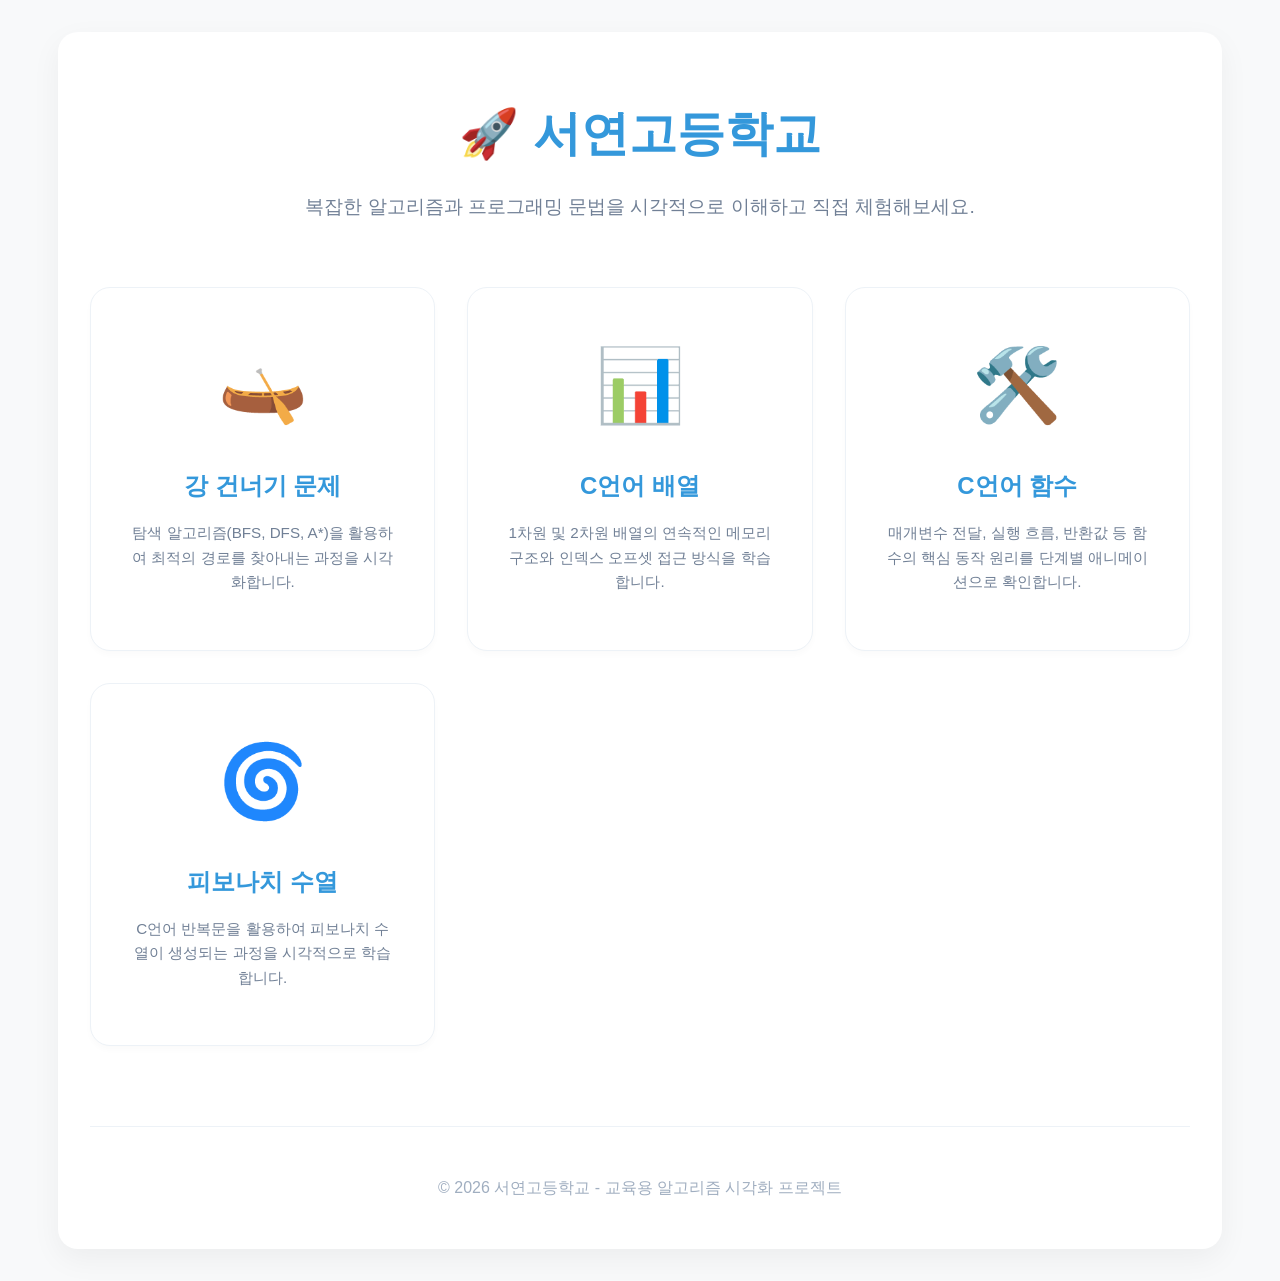
<file: index.html>
<!DOCTYPE html>
<html lang="ko">
<head>
    <meta charset="UTF-8">
    <meta name="viewport" content="width=device-width, initial-scale=1.0">
    <title>서연고등학교 - 알고리즘 및 문법 시각화 학습</title>
    <link rel="stylesheet" href="style.css">
</head>
<body>
    <div class="container">
        <header class="home-header" style="text-align: center; margin-bottom: 4rem;">
            <h1 style="font-size: 3rem; color: var(--primary-color); margin-bottom: 1rem;">🚀 서연고등학교</h1>
            <p style="font-size: 1.2rem; color: #718096;">복잡한 알고리즘과 프로그래밍 문법을 시각적으로 이해하고 직접 체험해보세요.</p>
        </header>

        <div class="project-grid">
            <!-- 1. 강 건너기 문제 -->
            <a href="river.html" class="project-card">
                <span class="card-icon">🛶</span>
                <h3>강 건너기 문제</h3>
                <p>탐색 알고리즘(BFS, DFS, A*)을 활용하여 최적의 경로를 찾아내는 과정을 시각화합니다.</p>
            </a>

            <!-- 2. C언어 배열 시각화 -->
            <a href="array.html" class="project-card">
                <span class="card-icon">📊</span>
                <h3>C언어 배열</h3>
                <p>1차원 및 2차원 배열의 연속적인 메모리 구조와 인덱스 오프셋 접근 방식을 학습합니다.</p>
            </a>

            <!-- 3. C언어 함수 문법 -->
            <a href="function.html" class="project-card">
                <span class="card-icon">🛠️</span>
                <h3>C언어 함수</h3>
                <p>매개변수 전달, 실행 흐름, 반환값 등 함수의 핵심 동작 원리를 단계별 애니메이션으로 확인합니다.</p>
            </a>

            <!-- 4. 피보나치 수열 시각화 -->
            <a href="fibonacci.html" class="project-card">
                <span class="card-icon">🌀</span>
                <h3>피보나치 수열</h3>
                <p>C언어 반복문을 활용하여 피보나치 수열이 생성되는 과정을 시각적으로 학습합니다.</p>
            </a>
        </div>

        <footer style="text-align: center; margin-top: 5rem; color: #a0aec0; border-top: 1px solid #edf2f7; padding-top: 2rem;">
            <p>&copy; 2026 서연고등학교 - 교육용 알고리즘 시각화 프로젝트</p>
        </footer>
    </div>
</body>
</html>
</file>
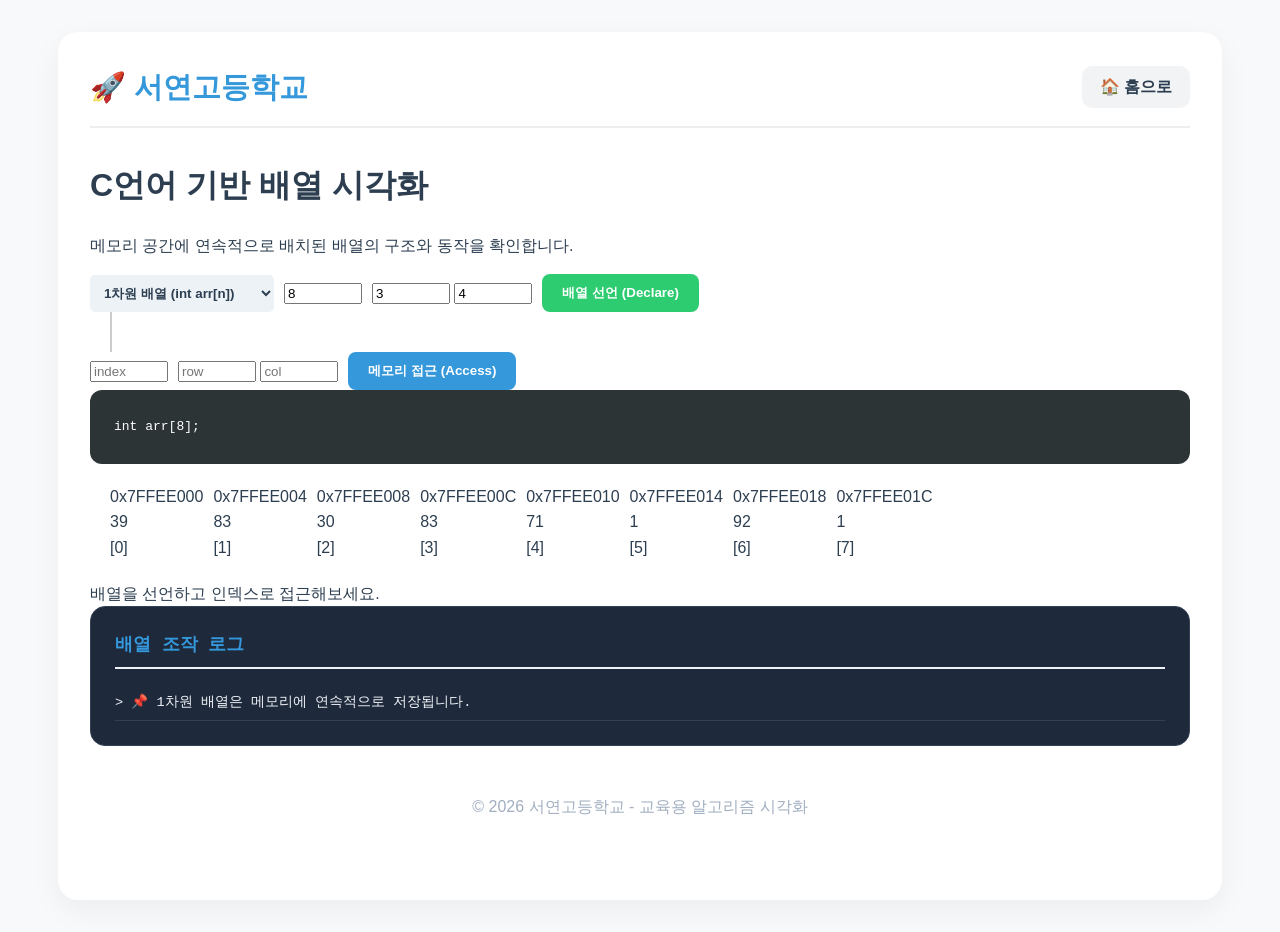
<file: array.html>
<!DOCTYPE html>
<html lang="ko">
<head>
    <meta charset="UTF-8">
    <meta name="viewport" content="width=device-width, initial-scale=1.0">
    <title>C언어 배열 시각화 - 서연고등학교</title>
    <link rel="stylesheet" href="style.css">
</head>
<body>
    <div class="container">
        <nav class="main-nav">
            <a href="index.html" class="nav-brand">🚀 서연고등학교</a>
            <a href="index.html" class="home-btn">🏠 홈으로</a>
        </nav>

        <header>
            <h1>C언어 기반 배열 시각화</h1>
            <p>메모리 공간에 연속적으로 배치된 배열의 구조와 동작을 확인합니다.</p>
        </header>

        <main>
            <section class="control-panel">
                <div class="controls">
                    <!-- 배열 타입 및 선언 제어 -->
                    <div class="declaration-panel" style="display:flex; gap:10px; align-items:center;">
                        <select id="select-array-type" class="algo-btn" style="padding:10px; border-radius:5px;">
                            <option value="1d">1차원 배열 (int arr[n])</option>
                            <option value="2d">2차원 배열 (int arr[r][c])</option>
                        </select>
                        <div id="input-group-1d" class="input-group">
                            <input type="number" id="input-1d-size" placeholder="크기(1-10)" min="1" max="10" value="8" style="width:70px;">
                        </div>
                        <div id="input-group-2d" class="input-group hidden">
                            <input type="number" id="input-2d-rows" placeholder="행(1-5)" min="1" max="5" value="3" style="width:70px;">
                            <input type="number" id="input-2d-cols" placeholder="열(1-5)" min="1" max="5" value="4" style="width:70px;">
                        </div>
                        <button id="btn-array-declare" class="primary-btn">배열 선언 (Declare)</button>
                    </div>

                    <div class="divider" style="width:2px; height:40px; background:#ccc; margin:0 20px;"></div>

                    <!-- 인덱스 접근 제어 -->
                    <div class="access-panel" style="display:flex; gap:10px; align-items:center;">
                        <div id="access-group-1d" class="input-group">
                            <input type="number" id="input-access-idx" placeholder="index" min="0" style="width:70px;">
                        </div>
                        <div id="access-group-2d" class="input-group hidden">
                            <input type="number" id="input-access-row" placeholder="row" min="0" style="width:70px;">
                            <input type="number" id="input-access-col" placeholder="col" min="0" style="width:70px;">
                        </div>
                        <button id="btn-array-access" class="secondary-btn">메모리 접근 (Access)</button>
                    </div>
                </div>
            </section>

            <section class="visualization-area">
                <div class="code-preview">
                    <code id="array-code-text">int arr[8];</code>
                </div>
                <div class="array-container-wrapper" style="overflow-x:auto; padding:20px;">
                    <div class="array-container" id="array-display"></div>
                </div>
                <div class="memory-info" id="array-info">배열을 선언하고 인덱스로 접근해보세요.</div>
            </section>

            <section class="log-box full-width">
                <h3>배열 조작 로그</h3>
                <div id="array-log-content"></div>
            </section>
        </main>

        <footer style="text-align: center; padding: 2rem; color: #a0aec0;">
            <p>&copy; 2026 서연고등학교 - 교육용 알고리즘 시각화</p>
        </footer>
    </div>
    <script src="array.js"></script>
</body>
</html>
</file>
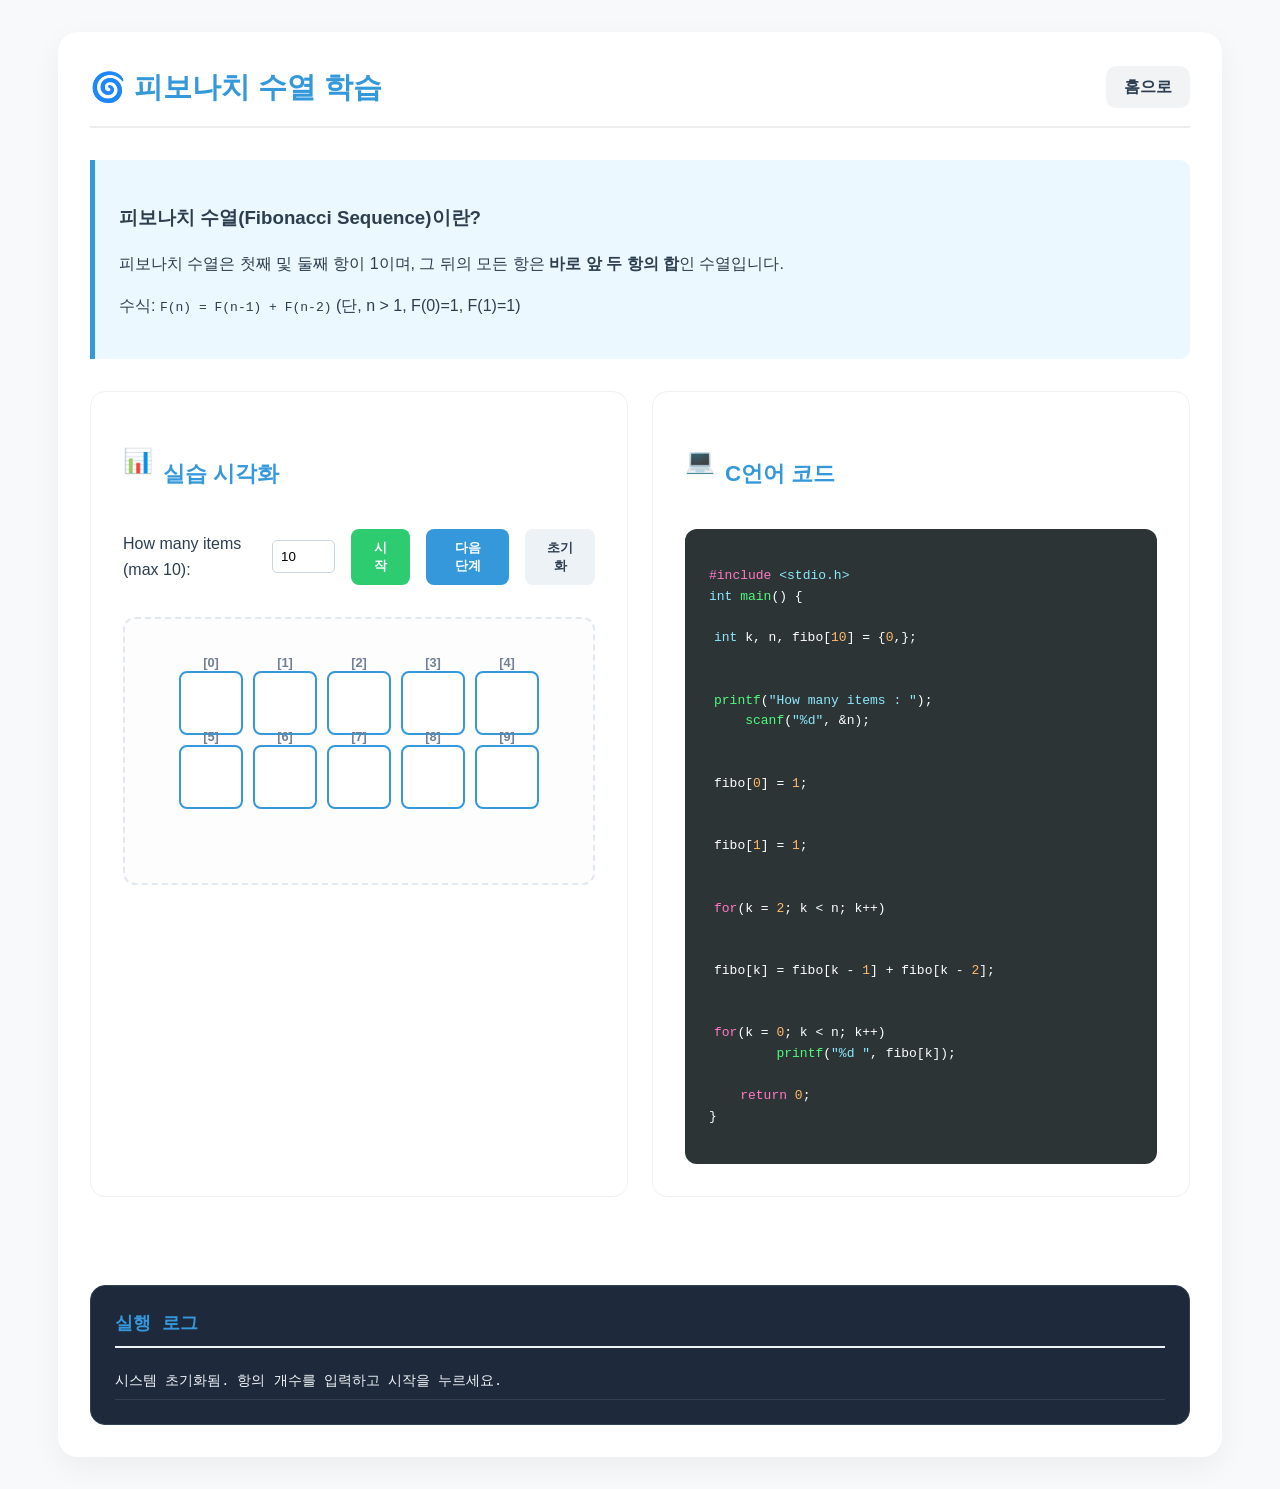
<file: fibonacci.html>
<!DOCTYPE html>
<html lang="ko">
<head>
    <meta charset="UTF-8">
    <meta name="viewport" content="width=device-width, initial-scale=1.0">
    <title>피보나치 수열 시각화 - 서연고등학교</title>
    <link rel="stylesheet" href="style.css">
    <style>
        .fib-array {
            display: flex;
            gap: 10px;
            justify-content: center;
            flex-wrap: wrap;
            margin-top: 20px;
        }
        .fib-node {
            width: 60px;
            height: 60px;
            border: 2px solid var(--primary-color);
            border-radius: 8px;
            display: flex;
            align-items: center;
            justify-content: center;
            font-weight: bold;
            font-size: 1.2rem;
            background: white;
            transition: all 0.3s ease;
            position: relative;
        }
        .fib-node.active {
            background: var(--primary-color);
            color: white;
            transform: scale(1.1);
        }
        .fib-node.source {
            border-color: var(--secondary-color);
            background: rgba(46, 204, 113, 0.2);
        }
        .fib-index {
            position: absolute;
            top: -20px;
            font-size: 0.8rem;
            color: #718096;
        }
        .control-panel {
            display: flex;
            gap: 1rem;
            align-items: center;
            justify-content: center;
            margin-bottom: 2rem;
        }
        .input-group {
            display: flex;
            align-items: center;
            gap: 0.5rem;
        }
        input[type="number"] {
            padding: 8px;
            border: 1px solid #cbd5e0;
            border-radius: 5px;
            width: 60px;
        }
        .explanation-card {
            background: #ebf8ff;
            border-left: 5px solid var(--primary-color);
            padding: 1.5rem;
            margin-bottom: 2rem;
            border-radius: 0 10px 10px 0;
        }
        .code-line {
            display: block;
            padding: 0 5px;
            border-radius: 4px;
            transition: background 0.3s;
        }
        .code-line.highlight {
            background: rgba(255, 255, 255, 0.2);
            border-left: 3px solid var(--secondary-color);
        }
    </style>
</head>
<body>
    <div class="container">
        <nav class="main-nav">
            <a href="index.html" class="nav-brand">🌀 피보나치 수열 학습</a>
            <a href="index.html" class="home-btn">홈으로</a>
        </nav>

        <section class="explanation-card">
            <h3>피보나치 수열(Fibonacci Sequence)이란?</h3>
            <p>피보나치 수열은 첫째 및 둘째 항이 1이며, 그 뒤의 모든 항은 <b>바로 앞 두 항의 합</b>인 수열입니다.</p>
            <p>수식: <code>F(n) = F(n-1) + F(n-2)</code> (단, n > 1, F(0)=1, F(1)=1)</p>
        </section>

        <div class="status-panel">
            <div class="viz-section" style="grid-area: current;">
                <h2><span class="card-icon" style="font-size: 1.5rem;">📊</span> 실습 시각화</h2>
                <div class="control-panel">
                    <div class="input-group">
                        <label for="itemCount">How many items (max 10):</label>
                        <input type="number" id="itemCount" value="10" min="1" max="10">
                    </div>
                    <button id="startBtn" class="primary-btn">시작</button>
                    <button id="nextBtn" class="secondary-btn" disabled>다음 단계</button>
                    <button id="resetBtn" class="algo-btn">초기화</button>
                </div>
                <div class="viz-container">
                    <div id="fibArray" class="fib-array">
                        <!-- Array elements will be generated here -->
                    </div>
                </div>
            </div>

            <div class="viz-section" style="grid-area: stats;">
                <h2><span class="card-icon" style="font-size: 1.5rem;">💻</span> C언어 코드</h2>
                <div class="code-preview">
<pre><code><span class="syntax-keyword">#include</span> <span class="syntax-type">&lt;stdio.h&gt;</span>
<span class="syntax-type">int</span> <span class="syntax-fn">main</span>() {
    <span id="line-init" class="code-line"><span class="syntax-type">int</span> k, n, fibo[<span class="syntax-param">10</span>] = {<span class="syntax-param">0</span>,};</span>
    <span id="line-input" class="code-line"><span class="syntax-fn">printf</span>(<span class="syntax-type">"How many items : "</span>);
    <span class="syntax-fn">scanf</span>(<span class="syntax-type">"%d"</span>, &n);</span>
    <span id="line-fibo0" class="code-line">fibo[<span class="syntax-param">0</span>] = <span class="syntax-param">1</span>;</span>
    <span id="line-fibo1" class="code-line">fibo[<span class="syntax-param">1</span>] = <span class="syntax-param">1</span>;</span>
    <span id="line-loop-header" class="code-line"><span class="syntax-keyword">for</span>(k = <span class="syntax-param">2</span>; k &lt; n; k++)</span>
        <span id="line-loop-body" class="code-line">fibo[k] = fibo[k - <span class="syntax-param">1</span>] + fibo[k - <span class="syntax-param">2</span>];</span>
    <span id="line-print" class="code-line"><span class="syntax-keyword">for</span>(k = <span class="syntax-param">0</span>; k &lt; n; k++)
        <span class="syntax-fn">printf</span>(<span class="syntax-type">"%d "</span>, fibo[k]);</span>
    <span class="syntax-keyword">return</span> <span class="syntax-param">0</span>;
}</code></pre>
                </div>
            </div>

            <div class="log-box" style="grid-area: log;">
                <h3>실행 로그</h3>
                <div id="logContent"></div>
            </div>
        </div>
    </div>
    <script src="fibonacci.js"></script>
</body>
</html>
</file>
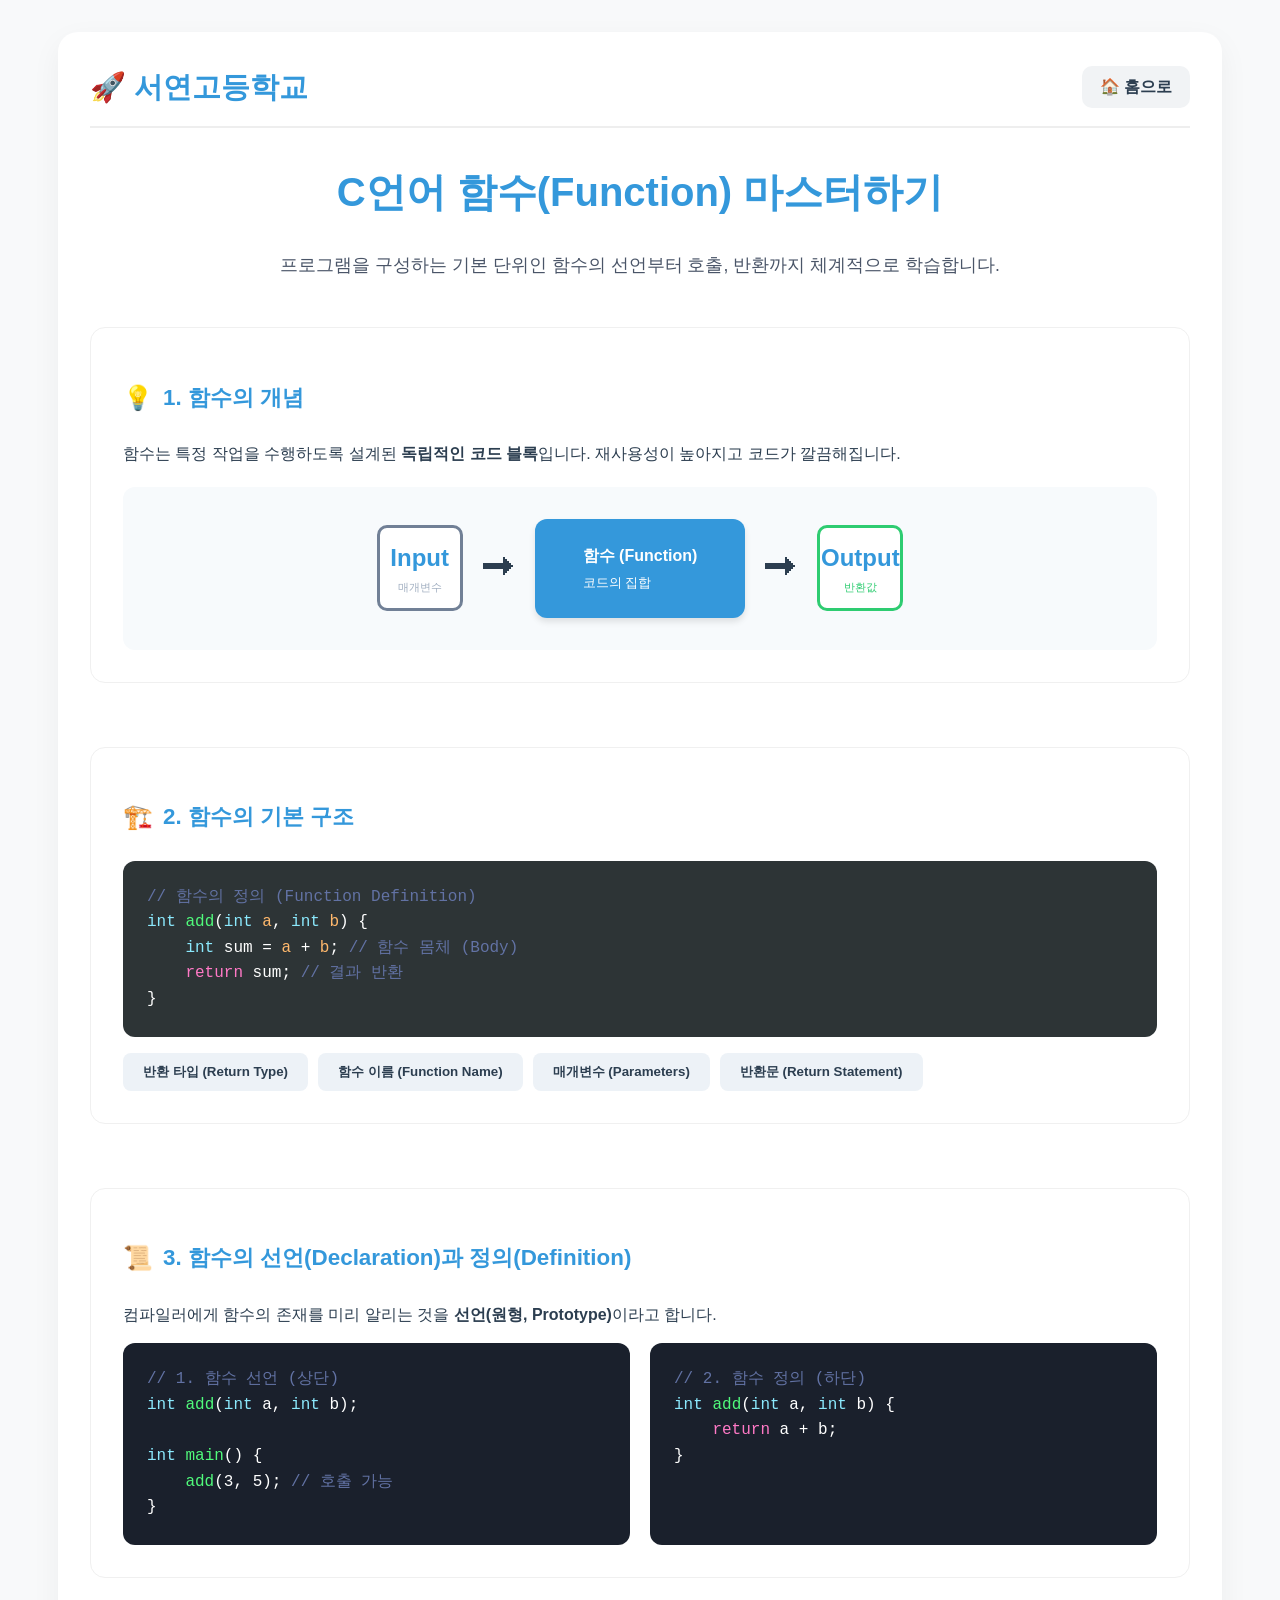
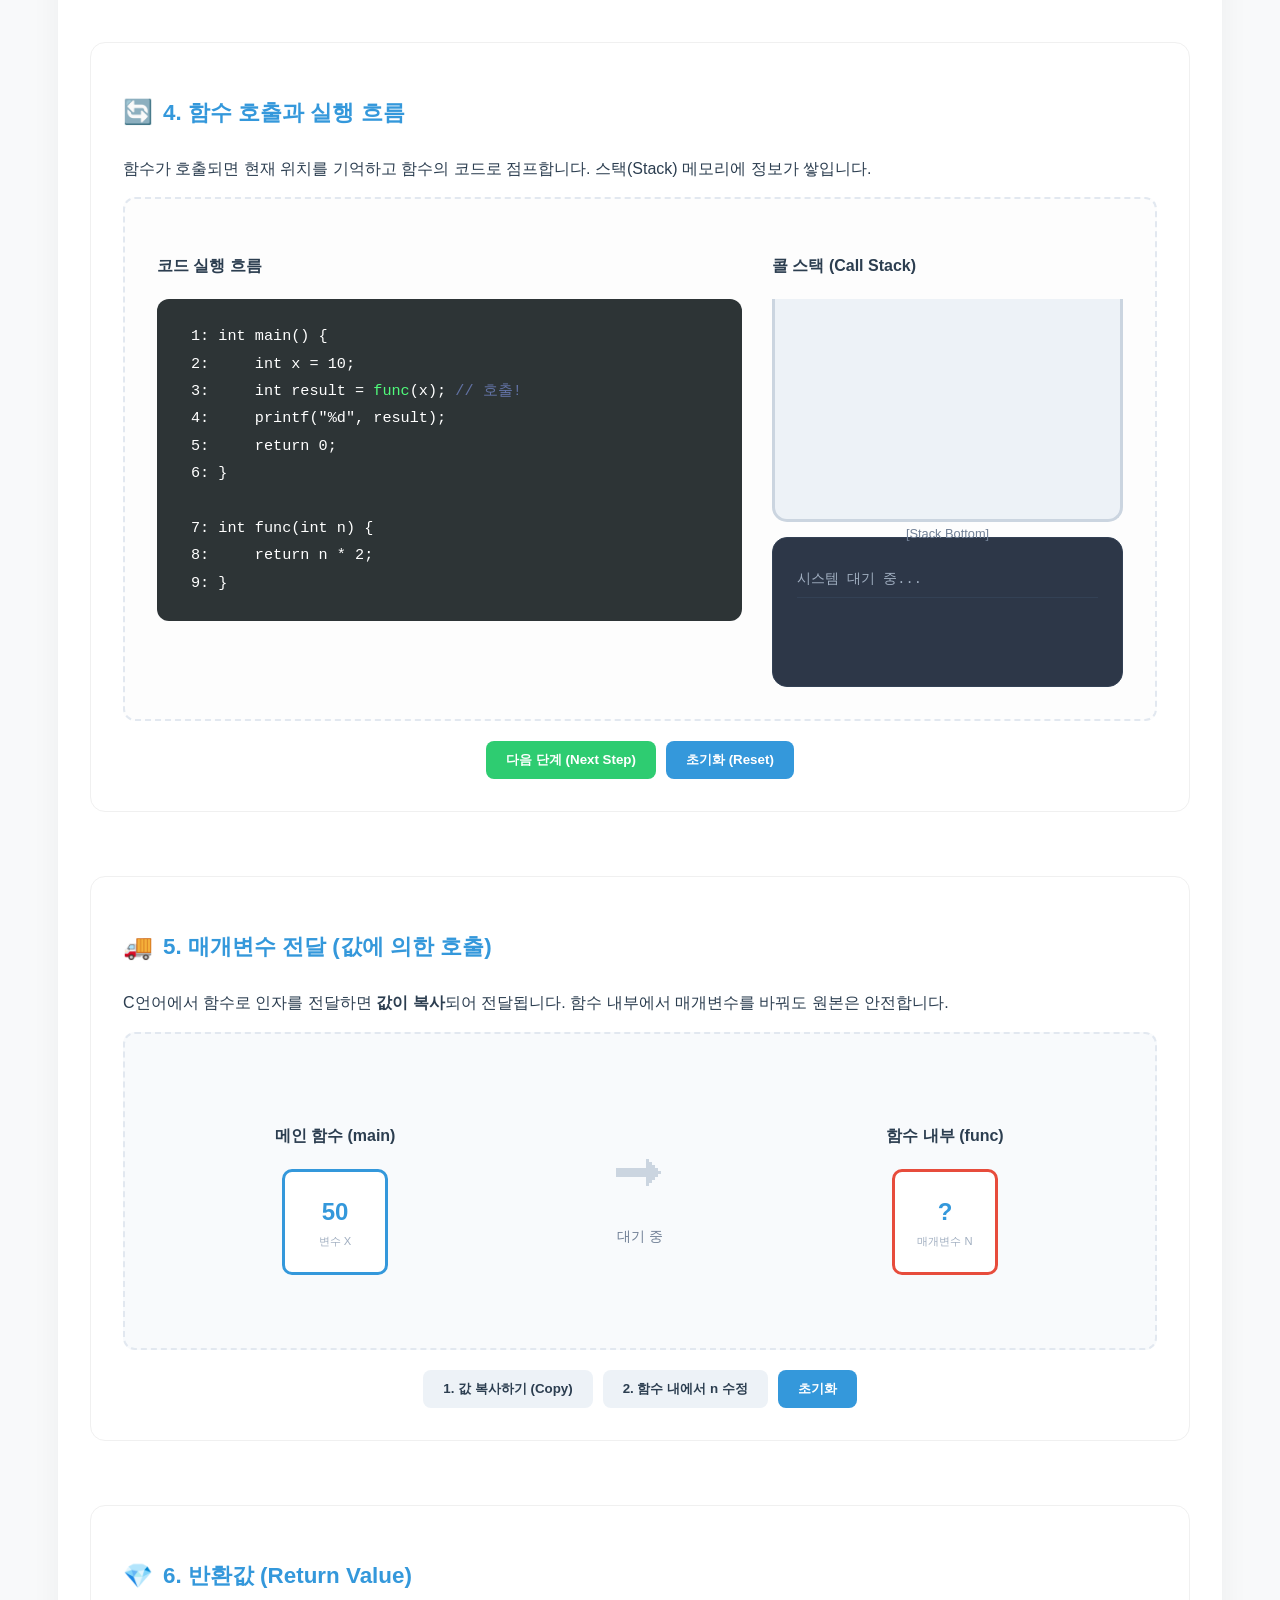
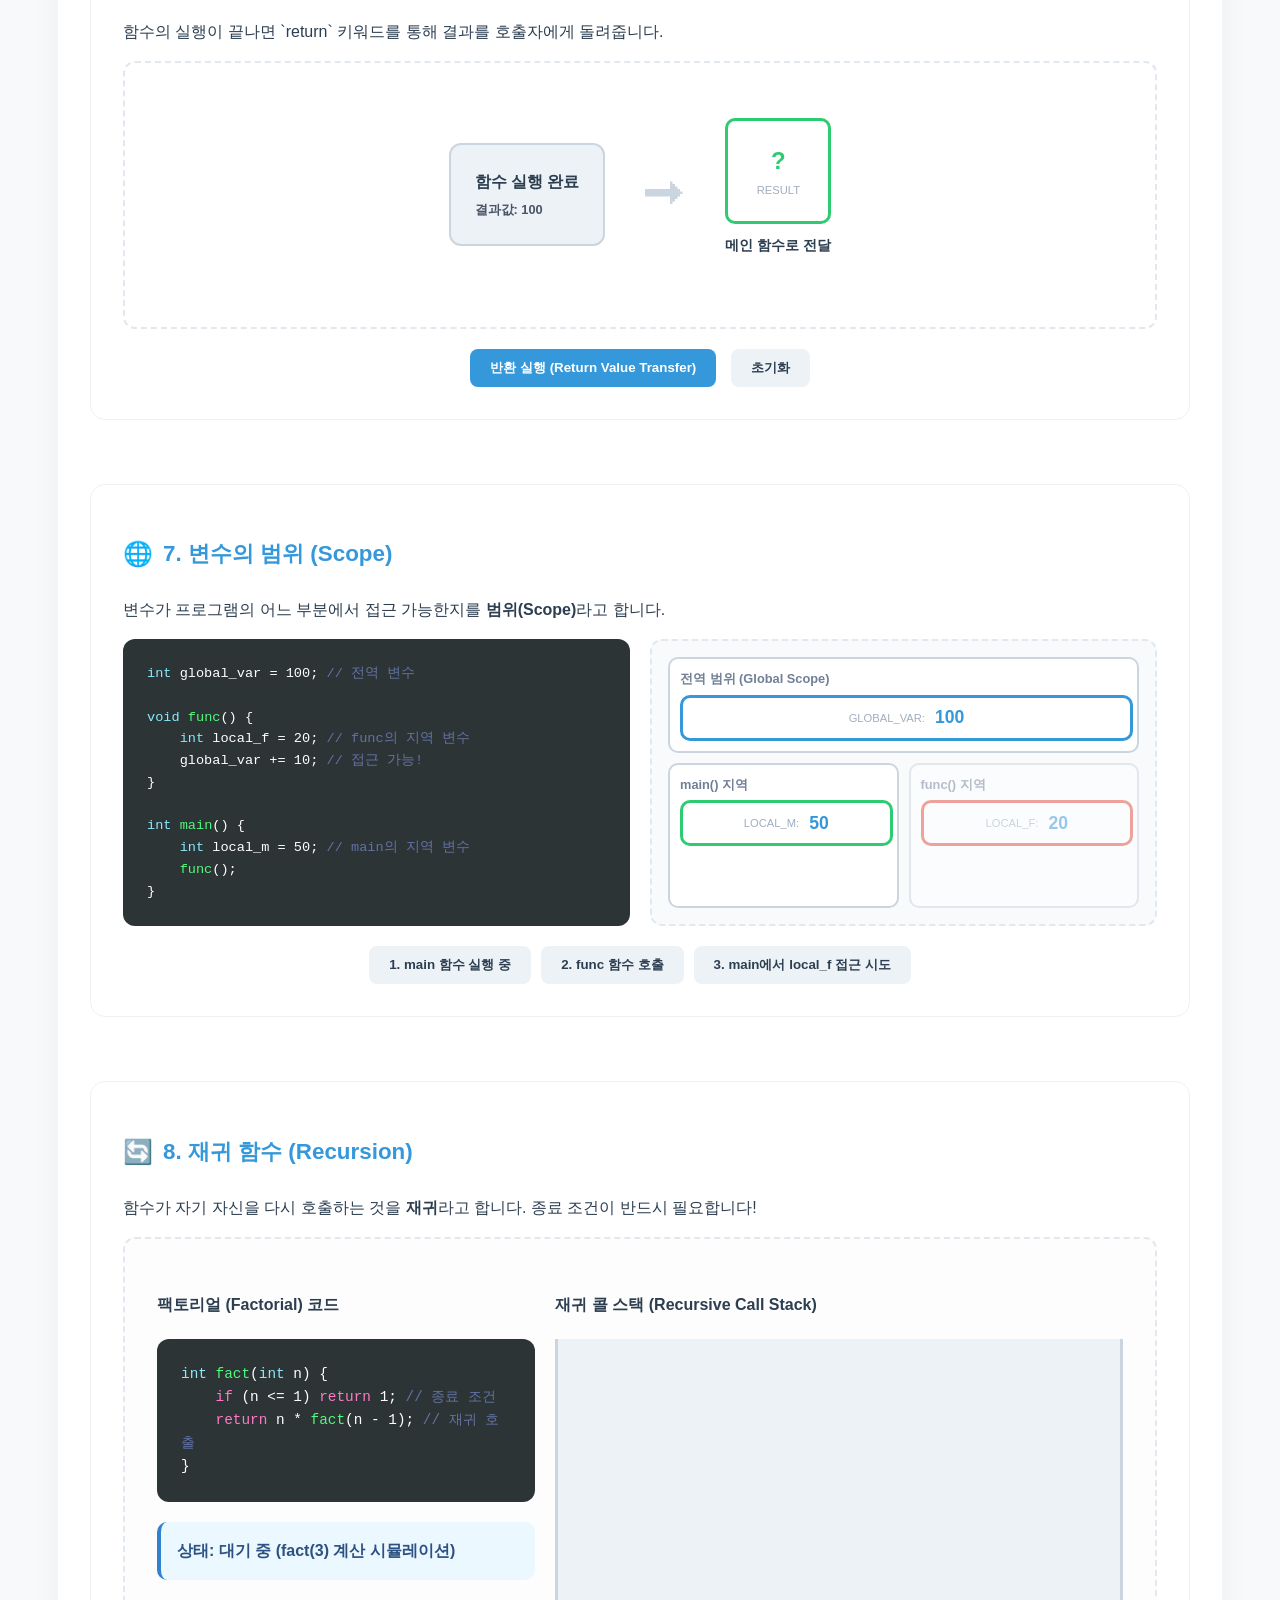
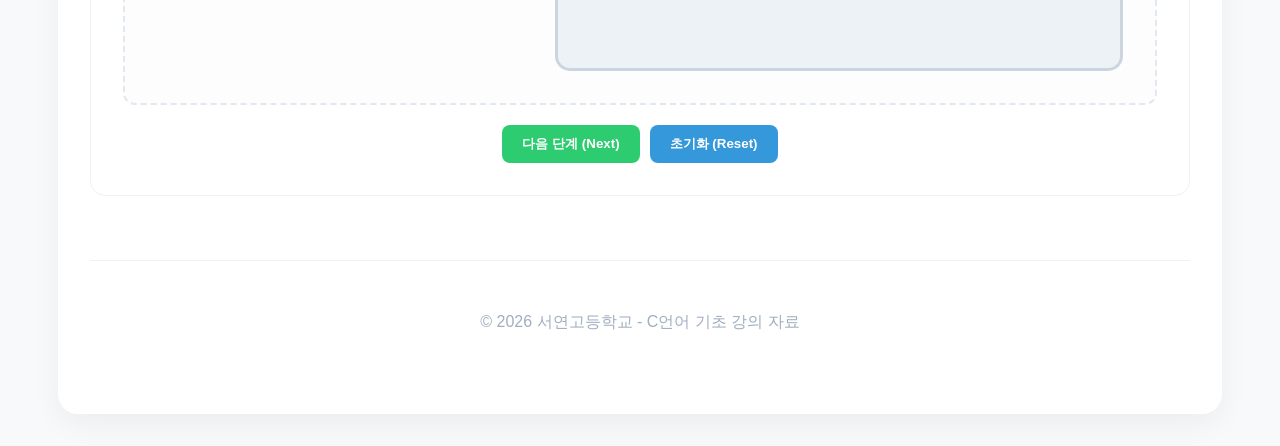
<file: function.html>
<!DOCTYPE html>
<html lang="ko">
<head>
    <meta charset="UTF-8">
    <meta name="viewport" content="width=device-width, initial-scale=1.0">
    <title>C언어 함수 문법 시각화 - 서연고등학교</title>
    <link rel="stylesheet" href="style.css">
</head>
<body>
    <div class="container">
        <nav class="main-nav">
            <a href="index.html" class="nav-brand">🚀 서연고등학교</a>
            <a href="index.html" class="home-btn">🏠 홈으로</a>
        </nav>

        <header style="margin-bottom: 3rem; text-align: center;">
            <h1 style="color: var(--primary-color); font-size: 2.5rem;">C언어 함수(Function) 마스터하기</h1>
            <p style="font-size: 1.1rem; color: #4a5568;">프로그램을 구성하는 기본 단위인 함수의 선언부터 호출, 반환까지 체계적으로 학습합니다.</p>
        </header>

        <!-- 1. 함수의 개념 -->
        <section class="viz-section">
            <h2><span style="font-size: 1.5rem;">💡</span> 1. 함수의 개념</h2>
            <p>함수는 특정 작업을 수행하도록 설계된 <b>독립적인 코드 블록</b>입니다. 재사용성이 높아지고 코드가 깔끔해집니다.</p>
            <div style="display: flex; justify-content: center; align-items: center; gap: 20px; margin-top: 20px; background: #f7fafc; padding: 2rem; border-radius: 12px;">
                <div class="data-box" style="position: static; border-color: #718096;">
                    <span class="data-value">Input</span>
                    <span class="data-label">매개변수</span>
                </div>
                <div style="font-size: 2rem;">➡</div>
                <div style="background: var(--primary-color); color: white; padding: 1.5rem 3rem; border-radius: 12px; font-weight: bold; box-shadow: 0 4px 6px rgba(0,0,0,0.1);">
                    함수 (Function)
                    <div style="font-size: 0.8rem; font-weight: normal; margin-top: 5px;">코드의 집합</div>
                </div>
                <div style="font-size: 2rem;">➡</div>
                <div class="data-box" style="position: static; border-color: var(--secondary-color);">
                    <span class="data-value">Output</span>
                    <span class="data-label" style="color: var(--secondary-color);">반환값</span>
                </div>
            </div>
        </section>

        <!-- 2. 함수의 기본 구조 (정의) -->
        <section class="viz-section">
            <h2><span style="font-size: 1.5rem;">🏗️</span> 2. 함수의 기본 구조</h2>
            <div class="code-preview" id="code-structure">
                <span class="syntax-comment">// 함수의 정의 (Function Definition)</span><br>
                <span class="syntax-type" id="tag-type">int</span> <span class="syntax-fn" id="tag-name">add</span>(<span class="syntax-type">int</span> <span class="syntax-param" id="tag-param1">a</span>, <span class="syntax-type">int</span> <span class="syntax-param" id="tag-param2">b</span>) {<br>
                &nbsp;&nbsp;&nbsp;&nbsp;<span class="syntax-type">int</span> sum = <span class="syntax-param">a</span> + <span class="syntax-param">b</span>; <span class="syntax-comment">// 함수 몸체 (Body)</span><br>
                &nbsp;&nbsp;&nbsp;&nbsp;<span class="syntax-keyword" id="tag-return">return</span> sum; <span class="syntax-comment">// 결과 반환</span><br>
                }
            </div>
            <div style="margin-top: 1rem; display: flex; flex-wrap: wrap; gap: 10px;">
                <button class="algo-btn" onclick="FuncViz.explain('type')">반환 타입 (Return Type)</button>
                <button class="algo-btn" onclick="FuncViz.explain('name')">함수 이름 (Function Name)</button>
                <button class="algo-btn" onclick="FuncViz.explain('param')">매개변수 (Parameters)</button>
                <button class="algo-btn" onclick="FuncViz.explain('body')">반환문 (Return Statement)</button>
            </div>
            <div id="explain-box" style="margin-top: 15px; padding: 1rem; background: #fffaf0; border-left: 4px solid #ed8936; display: none;">
                <p id="explain-text" style="margin: 0;"></p>
            </div>
        </section>

        <!-- 3. 선언 vs 정의 -->
        <section class="viz-section">
            <h2><span style="font-size: 1.5rem;">📜</span> 3. 함수의 선언(Declaration)과 정의(Definition)</h2>
            <p>컴파일러에게 함수의 존재를 미리 알리는 것을 <b>선언(원형, Prototype)</b>이라고 합니다.</p>
            <div style="display: grid; grid-template-columns: 1fr 1fr; gap: 20px;">
                <div class="code-preview" style="background: #1a202c;">
                    <span class="syntax-comment">// 1. 함수 선언 (상단)</span><br>
                    <span class="syntax-type">int</span> <span class="syntax-fn">add</span>(<span class="syntax-type">int</span> a, <span class="syntax-type">int</span> b);<br><br>
                    <span class="syntax-type">int</span> <span class="syntax-fn">main</span>() {<br>
                    &nbsp;&nbsp;&nbsp;&nbsp;<span class="syntax-fn">add</span>(3, 5); <span class="syntax-comment">// 호출 가능</span><br>
                    }
                </div>
                <div class="code-preview" style="background: #1a202c;">
                    <span class="syntax-comment">// 2. 함수 정의 (하단)</span><br>
                    <span class="syntax-type">int</span> <span class="syntax-fn">add</span>(<span class="syntax-type">int</span> a, <span class="syntax-type">int</span> b) {<br>
                    &nbsp;&nbsp;&nbsp;&nbsp;<span class="syntax-keyword">return</span> a + b;<br>
                    }
                </div>
            </div>
        </section>

        <!-- 4. 함수 호출과 실행 흐름 (Call Stack) -->
        <section class="viz-section">
            <h2><span style="font-size: 1.5rem;">🔄</span> 4. 함수 호출과 실행 흐름</h2>
            <p>함수가 호출되면 현재 위치를 기억하고 함수의 코드로 점프합니다. 스택(Stack) 메모리에 정보가 쌓입니다.</p>
            <div class="viz-container" style="display: flex; gap: 30px; min-height: 350px;">
                <div style="flex: 2;">
                    <h4>코드 실행 흐름</h4>
                    <div id="flow-code" class="code-preview" style="font-size: 0.95rem; line-height: 1.8;">
                        <div id="line-m1" style="padding: 0 10px; border-radius: 4px;">1: int main() {</div>
                        <div id="line-m2" style="padding: 0 10px; border-radius: 4px;">2: &nbsp;&nbsp;&nbsp;&nbsp;int x = 10;</div>
                        <div id="line-m3" style="padding: 0 10px; border-radius: 4px;">3: &nbsp;&nbsp;&nbsp;&nbsp;int result = <span class="syntax-fn">func</span>(x); <span class="syntax-comment">// 호출!</span></div>
                        <div id="line-m4" style="padding: 0 10px; border-radius: 4px;">4: &nbsp;&nbsp;&nbsp;&nbsp;printf("%d", result);</div>
                        <div id="line-m5" style="padding: 0 10px; border-radius: 4px;">5: &nbsp;&nbsp;&nbsp;&nbsp;return 0;</div>
                        <div id="line-m6" style="padding: 0 10px; border-radius: 4px;">6: }</div>
                        <br>
                        <div id="line-f1" style="padding: 0 10px; border-radius: 4px;">7: int func(int n) {</div>
                        <div id="line-f2" style="padding: 0 10px; border-radius: 4px;">8: &nbsp;&nbsp;&nbsp;&nbsp;return n * 2;</div>
                        <div id="line-f3" style="padding: 0 10px; border-radius: 4px;">9: }</div>
                    </div>
                </div>
                <div style="flex: 1.2; display: flex; flex-direction: column; gap: 15px;">
                    <div>
                        <h4>콜 스택 (Call Stack)</h4>
                        <div id="stack-container" style="height: 200px; border: 3px solid #cbd5e0; border-top: none; display: flex; flex-direction: column-reverse; padding: 10px; background: #edf2f7; border-radius: 0 0 15px 15px; position: relative;">
                            <div style="position: absolute; bottom: -25px; left: 50%; transform: translateX(-50%); font-size: 0.8rem; color: #718096;">[Stack Bottom]</div>
                        </div>
                    </div>
                    <div class="log-box" id="flow-log" style="flex-grow: 1; min-height: 100px; margin: 0; font-size: 0.85rem; background: #2d3748;">
                        <div class="log-entry" style="color: #a0aec0;">시스템 대기 중...</div>
                    </div>
                </div>
            </div>
            <div style="margin-top: 20px; display: flex; gap: 10px; justify-content: center;">
                <button class="primary-btn" id="btn-next-step" onclick="FuncViz.nextFlowStep()">다음 단계 (Next Step)</button>
                <button class="secondary-btn" onclick="FuncViz.resetFlow()">초기화 (Reset)</button>
            </div>
        </section>

        <!-- 5. 매개변수 전달 (Pass by Value) -->
        <section class="viz-section">
            <h2><span style="font-size: 1.5rem;">🚚</span> 5. 매개변수 전달 (값에 의한 호출)</h2>
            <p>C언어에서 함수로 인자를 전달하면 <b>값이 복사</b>되어 전달됩니다. 함수 내부에서 매개변수를 바꿔도 원본은 안전합니다.</p>
            <div class="viz-container" style="display: flex; justify-content: space-around; align-items: center; height: 250px; background: #f8fafc;">
                <div style="text-align: center; width: 150px;">
                    <p style="font-weight: bold; margin-bottom: 20px;">메인 함수 (main)</p>
                    <div class="data-box" id="pbv-original" style="position: relative; margin: 0 auto; border-color: #3498db; width: 100px; height: 100px;">
                        <span class="data-value">50</span>
                        <span class="data-label">변수 x</span>
                    </div>
                </div>
                <div style="display: flex; flex-direction: column; align-items: center; gap: 10px;">
                    <div id="pbv-arrow" style="font-size: 3rem; color: #cbd5e0; transition: color 0.5s;">➡</div>
                    <span id="pbv-status" style="font-size: 0.9rem; color: #718096; height: 1.2rem;">대기 중</span>
                </div>
                <div style="text-align: center; width: 150px;">
                    <p style="font-weight: bold; margin-bottom: 20px;">함수 내부 (func)</p>
                    <div class="data-box" id="pbv-copy" style="position: relative; margin: 0 auto; border-color: #e74c3c; width: 100px; height: 100px;">
                        <span class="data-value">?</span>
                        <span class="data-label">매개변수 n</span>
                    </div>
                </div>
            </div>
            <div style="text-align: center; margin-top: 20px; display: flex; gap: 10px; justify-content: center;">
                <button class="algo-btn" id="btn-pbv-copy" onclick="FuncViz.animatePbv()">1. 값 복사하기 (Copy)</button>
                <button class="algo-btn" id="btn-pbv-modify" onclick="FuncViz.modifyPbv()" disabled>2. 함수 내에서 n 수정</button>
                <button class="secondary-btn" onclick="FuncViz.resetPbv()">초기화</button>
            </div>
        </section>

        <!-- 6. 반환값 (Return Value) -->
        <section class="viz-section">
            <h2><span style="font-size: 1.5rem;">💎</span> 6. 반환값 (Return Value)</h2>
            <p>함수의 실행이 끝나면 `return` 키워드를 통해 결과를 호출자에게 돌려줍니다.</p>
            <div class="viz-container" style="height: 200px; display: flex; justify-content: center; align-items: center; background: #fff;">
                <div id="ret-viz-box" style="display: flex; align-items: center; gap: 40px;">
                    <div id="ret-source" style="padding: 1.5rem; background: #edf2f7; border: 2px solid #cbd5e0; border-radius: 12px; font-weight: bold; position: relative;">
                        함수 실행 완료
                        <div style="font-size: 0.8rem; color: #4a5568; margin-top: 5px;">결과값: 100</div>
                    </div>
                    <div id="ret-arrow" style="font-size: 2.5rem; color: #cbd5e0; transition: all 0.5s;">➡</div>
                    <div id="ret-target-container" style="text-align: center;">
                        <div id="ret-target" class="data-box" style="position: relative; background: white; border-color: var(--secondary-color); width: 100px; height: 100px;">
                            <span class="data-value" style="color: var(--secondary-color);">?</span>
                            <span class="data-label" style="color: #a0aec0;">Result</span>
                        </div>
                        <p style="margin-top: 10px; font-size: 0.9rem; font-weight: bold;">메인 함수로 전달</p>
                    </div>
                </div>
            </div>
            <div style="text-align: center; margin-top: 20px;">
                <button class="secondary-btn" onclick="FuncViz.animateReturn()">반환 실행 (Return Value Transfer)</button>
                <button class="algo-btn" style="margin-left: 10px;" onclick="FuncViz.resetReturn()">초기화</button>
            </div>
        </section>

        <!-- 7. 변수의 범위 (Scope: Local vs Global) -->
        <section class="viz-section">
            <h2><span style="font-size: 1.5rem;">🌐</span> 7. 변수의 범위 (Scope)</h2>
            <p>변수가 프로그램의 어느 부분에서 접근 가능한지를 <b>범위(Scope)</b>라고 합니다.</p>
            <div style="display: grid; grid-template-columns: 1fr 1fr; gap: 20px; margin-bottom: 20px;">
                <div class="code-preview" style="font-size: 0.85rem;">
                    <span class="syntax-type">int</span> global_var = 100; <span class="syntax-comment">// 전역 변수</span><br><br>
                    <span class="syntax-type">void</span> <span class="syntax-fn">func</span>() {<br>
                    &nbsp;&nbsp;&nbsp;&nbsp;<span class="syntax-type">int</span> local_f = 20; <span class="syntax-comment">// func의 지역 변수</span><br>
                    &nbsp;&nbsp;&nbsp;&nbsp;global_var += 10; <span class="syntax-comment">// 접근 가능!</span><br>
                    }<br><br>
                    <span class="syntax-type">int</span> <span class="syntax-fn">main</span>() {<br>
                    &nbsp;&nbsp;&nbsp;&nbsp;<span class="syntax-type">int</span> local_m = 50; <span class="syntax-comment">// main의 지역 변수</span><br>
                    &nbsp;&nbsp;&nbsp;&nbsp;<span class="syntax-fn">func</span>();<br>
                    }
                </div>
                <div id="scope-viz-container" class="viz-container" style="display: flex; flex-direction: column; gap: 10px; background: #f8fafc; padding: 1rem;">
                    <div id="scope-global" style="border: 2px solid #cbd5e0; border-radius: 10px; padding: 10px; background: #fff;">
                        <div style="font-size: 0.8rem; font-weight: bold; color: #718096; margin-bottom: 5px;">전역 범위 (Global Scope)</div>
                        <div class="data-box" id="var-global" style="width: 100%; height: 40px; position: static; border-color: #3498db; flex-direction: row; gap: 10px;">
                            <span class="data-label">global_var:</span>
                            <span class="data-value" style="font-size: 1.1rem;">100</span>
                        </div>
                    </div>
                    <div style="display: flex; gap: 10px; flex-grow: 1;">
                        <div id="scope-main" style="flex: 1; border: 2px solid #cbd5e0; border-radius: 10px; padding: 10px; background: #fff; opacity: 1; transition: 0.3s;">
                            <div style="font-size: 0.8rem; font-weight: bold; color: #718096; margin-bottom: 5px;">main() 지역</div>
                            <div class="data-box" id="var-local-m" style="width: 100%; height: 40px; position: static; border-color: #2ecc71; flex-direction: row; gap: 10px;">
                                <span class="data-label">local_m:</span>
                                <span class="data-value" style="font-size: 1.1rem;">50</span>
                            </div>
                        </div>
                        <div id="scope-func" style="flex: 1; border: 2px solid #cbd5e0; border-radius: 10px; padding: 10px; background: #fff; opacity: 0.5; transition: 0.3s;">
                            <div style="font-size: 0.8rem; font-weight: bold; color: #718096; margin-bottom: 5px;">func() 지역</div>
                            <div class="data-box" id="var-local-f" style="width: 100%; height: 40px; position: static; border-color: #e74c3c; flex-direction: row; gap: 10px;">
                                <span class="data-label">local_f:</span>
                                <span class="data-value" style="font-size: 1.1rem;">20</span>
                            </div>
                        </div>
                    </div>
                </div>
            </div>
            <div style="text-align: center; display: flex; gap: 10px; justify-content: center;">
                <button class="algo-btn" onclick="FuncViz.scopeAction('main')">1. main 함수 실행 중</button>
                <button class="algo-btn" onclick="FuncViz.scopeAction('func')">2. func 함수 호출</button>
                <button class="algo-btn" onclick="FuncViz.scopeAction('access_error')">3. main에서 local_f 접근 시도</button>
            </div>
            <div id="scope-msg" style="margin-top: 15px; padding: 1rem; border-radius: 8px; text-align: center; display: none;"></div>
        </section>

        <!-- 8. 재귀 함수 (Recursion) -->
        <section class="viz-section">
            <h2><span style="font-size: 1.5rem;">🔄</span> 8. 재귀 함수 (Recursion)</h2>
            <p>함수가 자기 자신을 다시 호출하는 것을 <b>재귀</b>라고 합니다. 종료 조건이 반드시 필요합니다!</p>
            <div class="viz-container" style="display: flex; gap: 20px; min-height: 400px;">
                <div style="flex: 1;">
                    <h4>팩토리얼 (Factorial) 코드</h4>
                    <div class="code-preview" style="font-size: 0.9rem; line-height: 1.6;">
                        <span class="syntax-type">int</span> <span class="syntax-fn">fact</span>(<span class="syntax-type">int</span> n) {<br>
                        &nbsp;&nbsp;&nbsp;&nbsp;<span class="syntax-keyword">if</span> (n <= 1) <span class="syntax-keyword">return</span> 1; <span class="syntax-comment">// 종료 조건</span><br>
                        &nbsp;&nbsp;&nbsp;&nbsp;<span class="syntax-keyword">return</span> n * <span class="syntax-fn">fact</span>(n - 1); <span class="syntax-comment">// 재귀 호출</span><br>
                        }
                    </div>
                    <div style="margin-top: 20px; padding: 1rem; background: #ebf8ff; border-radius: 10px; border-left: 4px solid #3182ce;">
                        <p id="recursion-status" style="margin: 0; font-weight: bold; color: #2c5282;">상태: 대기 중 (fact(3) 계산 시뮬레이션)</p>
                    </div>
                </div>
                <div style="flex: 1.5; display: flex; flex-direction: column;">
                    <h4>재귀 콜 스택 (Recursive Call Stack)</h4>
                    <div id="recursion-stack" style="flex-grow: 1; border: 3px solid #cbd5e0; border-top: none; display: flex; flex-direction: column-reverse; padding: 15px; background: #edf2f7; border-radius: 0 0 15px 15px; gap: 10px;">
                        <!-- 재귀 스택 프레임 -->
                    </div>
                </div>
            </div>
            <div style="margin-top: 20px; display: flex; gap: 10px; justify-content: center;">
                <button class="primary-btn" id="btn-rec-next" onclick="FuncViz.nextRecursionStep()">다음 단계 (Next)</button>
                <button class="secondary-btn" onclick="FuncViz.resetRecursion()">초기화 (Reset)</button>
            </div>
        </section>

        <footer style="text-align: center; padding: 2rem; color: #a0aec0; border-top: 1px solid #edf2f7; margin-top: 3rem;">
            <p>&copy; 2026 서연고등학교 - C언어 기초 강의 자료</p>
        </footer>
    </div>
    <script src="function.js"></script>
</body>
</html>
</file>
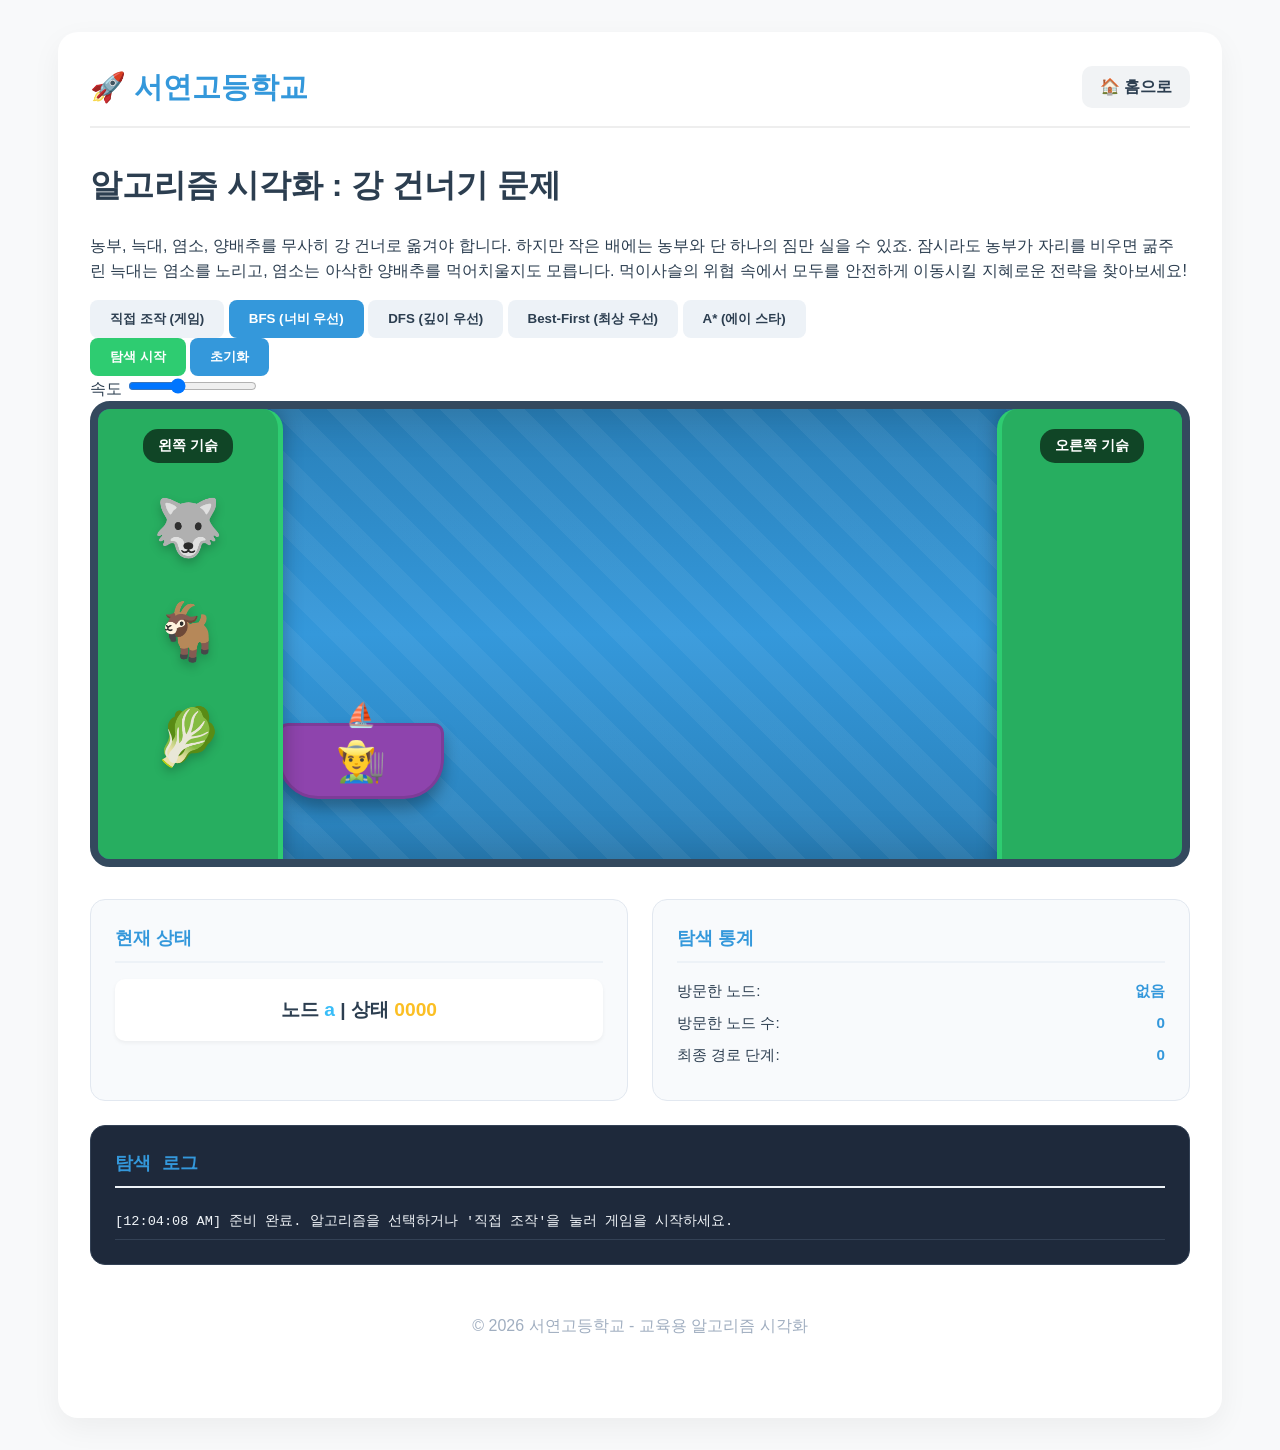
<file: river.html>
<!DOCTYPE html>
<html lang="ko">
<head>
    <meta charset="UTF-8">
    <meta name="viewport" content="width=device-width, initial-scale=1.0">
    <title>강 건너기 문제 시각화 - 서연고등학교</title>
    <link rel="stylesheet" href="style.css">
</head>
<body>
    <div class="container">
        <nav class="main-nav">
            <a href="index.html" class="nav-brand">🚀 서연고등학교</a>
            <a href="index.html" class="home-btn">🏠 홈으로</a>
        </nav>

        <header>
            <h1>알고리즘 시각화 : 강 건너기 문제</h1>
            <p>농부, 늑대, 염소, 양배추를 무사히 강 건너로 옮겨야 합니다. 하지만 작은 배에는 농부와 단 하나의 짐만 실을 수 있죠. 잠시라도 농부가 자리를 비우면 굶주린 늑대는 염소를 노리고, 염소는 아삭한 양배추를 먹어치울지도 모릅니다. 먹이사슬의 위협 속에서 모두를 안전하게 이동시킬 지혜로운 전략을 찾아보세요!</p>
        </header>

        <main>
            <section class="control-panel">
                <div class="algorithm-selector">
                    <button id="btn-manual" class="algo-btn">직접 조작 (게임)</button>
                    <button id="btn-bfs" class="algo-btn active">BFS (너비 우선)</button>
                    <button id="btn-dfs" class="algo-btn">DFS (깊이 우선)</button>
                    <button id="btn-best" class="algo-btn">Best-First (최상 우선)</button>
                    <button id="btn-astar" class="algo-btn">A* (에이 스타)</button>
                </div>
                <div class="controls">
                    <button id="btn-start" class="primary-btn">탐색 시작</button>
                    <button id="btn-reset" class="secondary-btn">초기화</button>
                    <div class="speed-control">
                        <label for="speed-range">속도</label>
                        <input type="range" id="speed-range" min="100" max="2000" value="800" step="100">
                    </div>
                </div>
            </section>

            <section class="visualization-area">
                <div class="river-container">
                    <div class="bank left-bank" id="left-bank">
                        <div class="bank-label">왼쪽 기슭</div>
                        <div class="items" id="left-items"></div>
                    </div>
                    <div class="river">
                        <div class="boat-lane">
                            <div class="boat" id="boat">
                                <span class="boat-icon">⛵</span>
                                <div class="boat-items" id="boat-items"></div>
                                <div class="farmer-in-boat">👨‍🌾</div>
                            </div>
                        </div>
                    </div>
                    <div class="bank right-bank" id="right-bank">
                        <div class="bank-label">오른쪽 기슭</div>
                        <div class="items" id="right-items"></div>
                    </div>
                </div>
            </section>

            <section class="status-panel">
                <div class="status-box">
                    <h3>현재 상태</h3>
                    <div id="current-state-text">대기 중...</div>
                </div>
                <div class="stats-box">
                    <h3>탐색 통계</h3>
                    <p>방문한 노드: <span id="stat-visited-list">없음</span></p>
                    <p>방문한 노드 수: <span id="stat-visited-count">0</span></p>
                    <p>최종 경로 단계: <span id="stat-path-length">0</span></p>
                </div>
                <div class="log-box">
                    <h3>탐색 로그</h3>
                    <div id="log-content"></div>
                </div>
            </section>
        </main>

        <footer style="text-align: center; padding: 2rem; color: #a0aec0;">
            <p>&copy; 2026 서연고등학교 - 교육용 알고리즘 시각화</p>
        </footer>
    </div>
    <script src="river.js"></script>
</body>
</html>
</file>
<file: style.css>
:root {
    --primary-color: #3498db;
    --secondary-color: #2ecc71;
    --accent-color: #e74c3c;
    --bg-color: #f8f9fa;
    --card-bg: #ffffff;
    --text-color: #2c3e50;
    --code-bg: #2d3436;
    --code-text: #fab1a0;
    --font-family: 'Segoe UI', 'Nanum Gothic', sans-serif;
}

body {
    font-family: var(--font-family);
    background-color: var(--bg-color);
    margin: 0;
    padding: 0;
    color: var(--text-color);
    line-height: 1.6;
}

.container {
    max-width: 1100px;
    margin: 2rem auto;
    padding: 2rem;
    background: #fff;
    box-shadow: 0 10px 30px rgba(0, 0, 0, 0.05);
    border-radius: 20px;
    min-height: 85vh;
}

/* Navigation */
.main-nav {
    display: flex;
    justify-content: space-between;
    align-items: center;
    border-bottom: 2px solid #eee;
    margin-bottom: 2rem;
    padding-bottom: 1rem;
}

.nav-brand {
    font-size: 1.8rem;
    font-weight: 800;
    color: var(--primary-color);
    text-decoration: none;
    display: flex;
    align-items: center;
    gap: 10px;
}

.home-btn {
    background: #f1f3f5;
    color: var(--text-color);
    text-decoration: none;
    padding: 8px 18px;
    border-radius: 10px;
    font-weight: 600;
    transition: all 0.2s;
}

.home-btn:hover { background: #e9ecef; }

/* Dashboard Cards */
.project-grid {
    display: grid;
    grid-template-columns: repeat(auto-fit, minmax(300px, 1fr));
    gap: 2rem;
    margin-top: 3rem;
}

.project-card {
    background: white;
    border: 1px solid #edf2f7;
    border-radius: 20px;
    padding: 2.5rem;
    text-align: center;
    text-decoration: none;
    color: inherit;
    transition: all 0.3s cubic-bezier(0.175, 0.885, 0.32, 1.275);
    box-shadow: 0 4px 6px rgba(0,0,0,0.02);
}

.project-card:hover {
    transform: translateY(-12px);
    box-shadow: 0 20px 25px rgba(0,0,0,0.05);
    border-color: var(--primary-color);
}

.card-icon { font-size: 4.5rem; margin-bottom: 1.5rem; display: block; }
.project-card h3 { font-size: 1.5rem; margin-bottom: 1rem; color: var(--primary-color); }
.project-card p { color: #718096; font-size: 0.95rem; }

/* Components */
.algo-btn, .primary-btn, .secondary-btn {
    padding: 10px 20px;
    border: none;
    border-radius: 8px;
    font-weight: 700;
    cursor: pointer;
    transition: 0.2s;
}

.primary-btn { background: var(--secondary-color); color: white; }
.secondary-btn { background: var(--primary-color); color: white; }
.algo-btn { background: #edf2f7; color: var(--text-color); }
.algo-btn.active { background: var(--primary-color); color: white; }

/* Code Display */
.code-preview {
    background: var(--code-bg);
    color: white;
    padding: 1.5rem;
    border-radius: 12px;
    font-family: 'Fira Code', 'Consolas', monospace;
    position: relative;
    overflow: hidden;
}

/* Function Viz Specific */
.viz-section {
    margin-bottom: 4rem;
    padding: 2rem;
    background: #fff;
    border-radius: 15px;
    border: 1px solid #f0f0f0;
}

.viz-section h2 {
    font-size: 1.4rem;
    margin-bottom: 1.5rem;
    color: var(--primary-color);
    display: flex;
    align-items: center;
    gap: 10px;
}

.viz-container {
    background: #fdfdfd;
    border: 2px dashed #e2e8f0;
    border-radius: 12px;
    padding: 2rem;
    min-height: 200px;
    position: relative;
}

/* Animation Elements */
.data-box {
    width: 80px;
    height: 80px;
    background: white;
    border: 3px solid var(--primary-color);
    border-radius: 10px;
    display: flex;
    flex-direction: column;
    align-items: center;
    justify-content: center;
    transition: all 0.3s ease;
}

@keyframes shake {
    0%, 100% { transform: translateX(0); }
    25% { transform: translateX(-8px); }
    75% { transform: translateX(8px); }
}

.stack-frame { 
    animation: slideIn 0.3s ease-out; 
}

@keyframes slideIn {
    from { transform: translateY(-20px); opacity: 0; }
    to { transform: translateY(0); opacity: 1; }
}

.data-value { font-size: 1.5rem; font-weight: 800; color: var(--primary-color); }
.data-label { font-size: 0.7rem; color: #a0aec0; text-transform: uppercase; margin-top: 2px; }

/* Log Box refinement */
.log-box {
    background: #1e293b;
    color: #f1f5f9;
    padding: 1rem;
    border-radius: 12px;
    font-family: 'Fira Code', 'Consolas', monospace;
    max-height: 250px;
    overflow-y: auto;
    border: 1px solid #334155;
}

.log-entry { 
    padding: 0.4rem 0; 
    border-bottom: 1px solid #334155; 
    font-size: 0.85rem;
    line-height: 1.4;
}

/* River Crossing Specific */
.river-container { 
    height: 450px; 
    background: linear-gradient(180deg, #2980b9 0%, #3498db 50%, #2980b9 100%);
    border-radius: 20px; 
    position: relative; 
    overflow: hidden; 
    display: flex;
    box-shadow: inset 0 0 50px rgba(0,0,0,0.2);
    border: 8px solid #34495e;
}

.river-container::before {
    content: "";
    position: absolute;
    top: 0; left: 0; right: 0; bottom: 0;
    background: repeating-linear-gradient(45deg, rgba(255,255,255,0.05) 0, rgba(255,255,255,0.05) 20px, transparent 20px, transparent 40px);
    pointer-events: none;
}

.bank { 
    width: 180px; 
    height: 100%; 
    background: #27ae60; 
    position: absolute; 
    z-index: 10; 
    display: flex;
    flex-direction: column;
    align-items: center;
    padding-top: 20px;
    box-shadow: 0 0 20px rgba(0,0,0,0.3);
}

.left-bank { 
    left: 0; 
    border-right: 5px solid #2ecc71;
    border-radius: 0 20px 20px 0;
}

.right-bank { 
    right: 0; 
    border-left: 5px solid #2ecc71;
    border-radius: 20px 0 0 20px;
}

.bank-label {
    background: rgba(0,0,0,0.6);
    color: white;
    padding: 5px 15px;
    border-radius: 15px;
    font-size: 0.9rem;
    font-weight: bold;
    margin-bottom: 20px;
}

.items {
    display: flex;
    flex-direction: column;
    gap: 15px;
    align-items: center;
}

.river {
    flex-grow: 1;
    position: relative;
    margin: 0 180px;
}

.boat-lane {
    position: absolute;
    bottom: 60px;
    left: 0;
    right: 0;
    height: 120px;
}

.boat { 
    width: 160px; 
    height: 70px; 
    background: #8e44ad; 
    border-radius: 10px 10px 40px 40px; 
    position: absolute; 
    bottom: 0; 
    transition: all 1s cubic-bezier(0.45, 0.05, 0.55, 0.95);
    display: flex;
    flex-direction: column;
    align-items: center;
    justify-content: center;
    box-shadow: 0 10px 15px rgba(0,0,0,0.3);
    border: 3px solid #7d3c98;
}

.boat-icon {
    font-size: 1.5rem;
    position: absolute;
    top: -30px;
}

.farmer-in-boat {
    font-size: 2.5rem;
}

.boat-items {
    position: absolute;
    top: -40px;
    left: 10px;
}

.item-icon { 
    font-size: 3.5rem; 
    cursor: pointer; 
    transition: all 0.3s cubic-bezier(0.175, 0.885, 0.32, 1.275); 
    filter: drop-shadow(0 5px 5px rgba(0,0,0,0.2));
}

.item-icon:hover { 
    transform: scale(1.3) translateY(-10px); 
}

/* Status Panels */
.status-panel {
    display: grid;
    grid-template-columns: 1fr 1fr;
    grid-template-areas: 
        "current stats"
        "log log";
    gap: 1.5rem;
    margin-top: 2rem;
}

.status-box { grid-area: current; }
.stats-box { grid-area: stats; }
.log-box { grid-area: log; }

.status-box, .stats-box {
    background: #f8fafc;
    border: 1px solid #e2e8f0;
    border-radius: 15px;
    padding: 1.5rem;
}

.status-box h3, .stats-box h3, .log-box h3 {
    margin-top: 0;
    font-size: 1.1rem;
    color: var(--primary-color);
    border-bottom: 2px solid #edf2f7;
    padding-bottom: 0.5rem;
    margin-bottom: 1rem;
}

#current-state-text {
    font-size: 1.2rem;
    font-weight: 800;
    text-align: center;
    padding: 1rem;
    background: white;
    border-radius: 10px;
    box-shadow: 0 2px 4px rgba(0,0,0,0.05);
}

.stats-box p {
    margin: 0.5rem 0;
    font-size: 0.95rem;
    display: flex;
    justify-content: space-between;
}

.stats-box span {
    font-weight: bold;
    color: var(--primary-color);
}

.log-box {
    background: #1e293b;
    color: #f1f5f9;
    padding: 1.5rem;
    border-radius: 15px;
    font-family: 'Fira Code', monospace;
    max-height: 300px;
    overflow-y: auto;
}

.log-entry { 
    padding: 0.5rem 0; 
    border-bottom: 1px solid #334155; 
    font-size: 0.85rem;
}

.tree-log {
    color: #94a3b8;
    white-space: pre;
    line-height: 1.2;
}

.node-name { color: #38bdf8; font-weight: bold; }
.node-state { color: #fbbf24; }

/* Function Flow Diagram */
.flow-container {
    display: flex;
    align-items: center;
    justify-content: space-around;
    padding: 2rem;
}

.flow-step {
    padding: 1rem 1.5rem;
    background: white;
    border: 2px solid #edf2f7;
    border-radius: 12px;
    text-align: center;
    position: relative;
    z-index: 2;
}

.flow-step.active {
    border-color: var(--primary-color);
    box-shadow: 0 0 15px rgba(52, 152, 219, 0.3);
}

.flow-arrow {
    flex-grow: 1;
    height: 2px;
    background: #cbd5e0;
    margin: 0 10px;
    position: relative;
}

.flow-arrow::after {
    content: '▶';
    position: absolute;
    right: -5px;
    top: -10px;
    color: #cbd5e0;
}
.array-box {
    transition: all 0.3s ease;
}

.array-box.visited {
    background-color: #cbd5e0;
}

.array-box.active {
    background-color: #3182ce;
    color: white;
    transform: scale(1.1);
}

/* Syntax Highlighting */
.syntax-keyword { color: #ff79c6; }
.syntax-type { color: #8be9fd; }
.syntax-fn { color: #50fa7b; }
.syntax-param { color: #ffb86c; }
.syntax-comment { color: #6272a4; }
</file>
